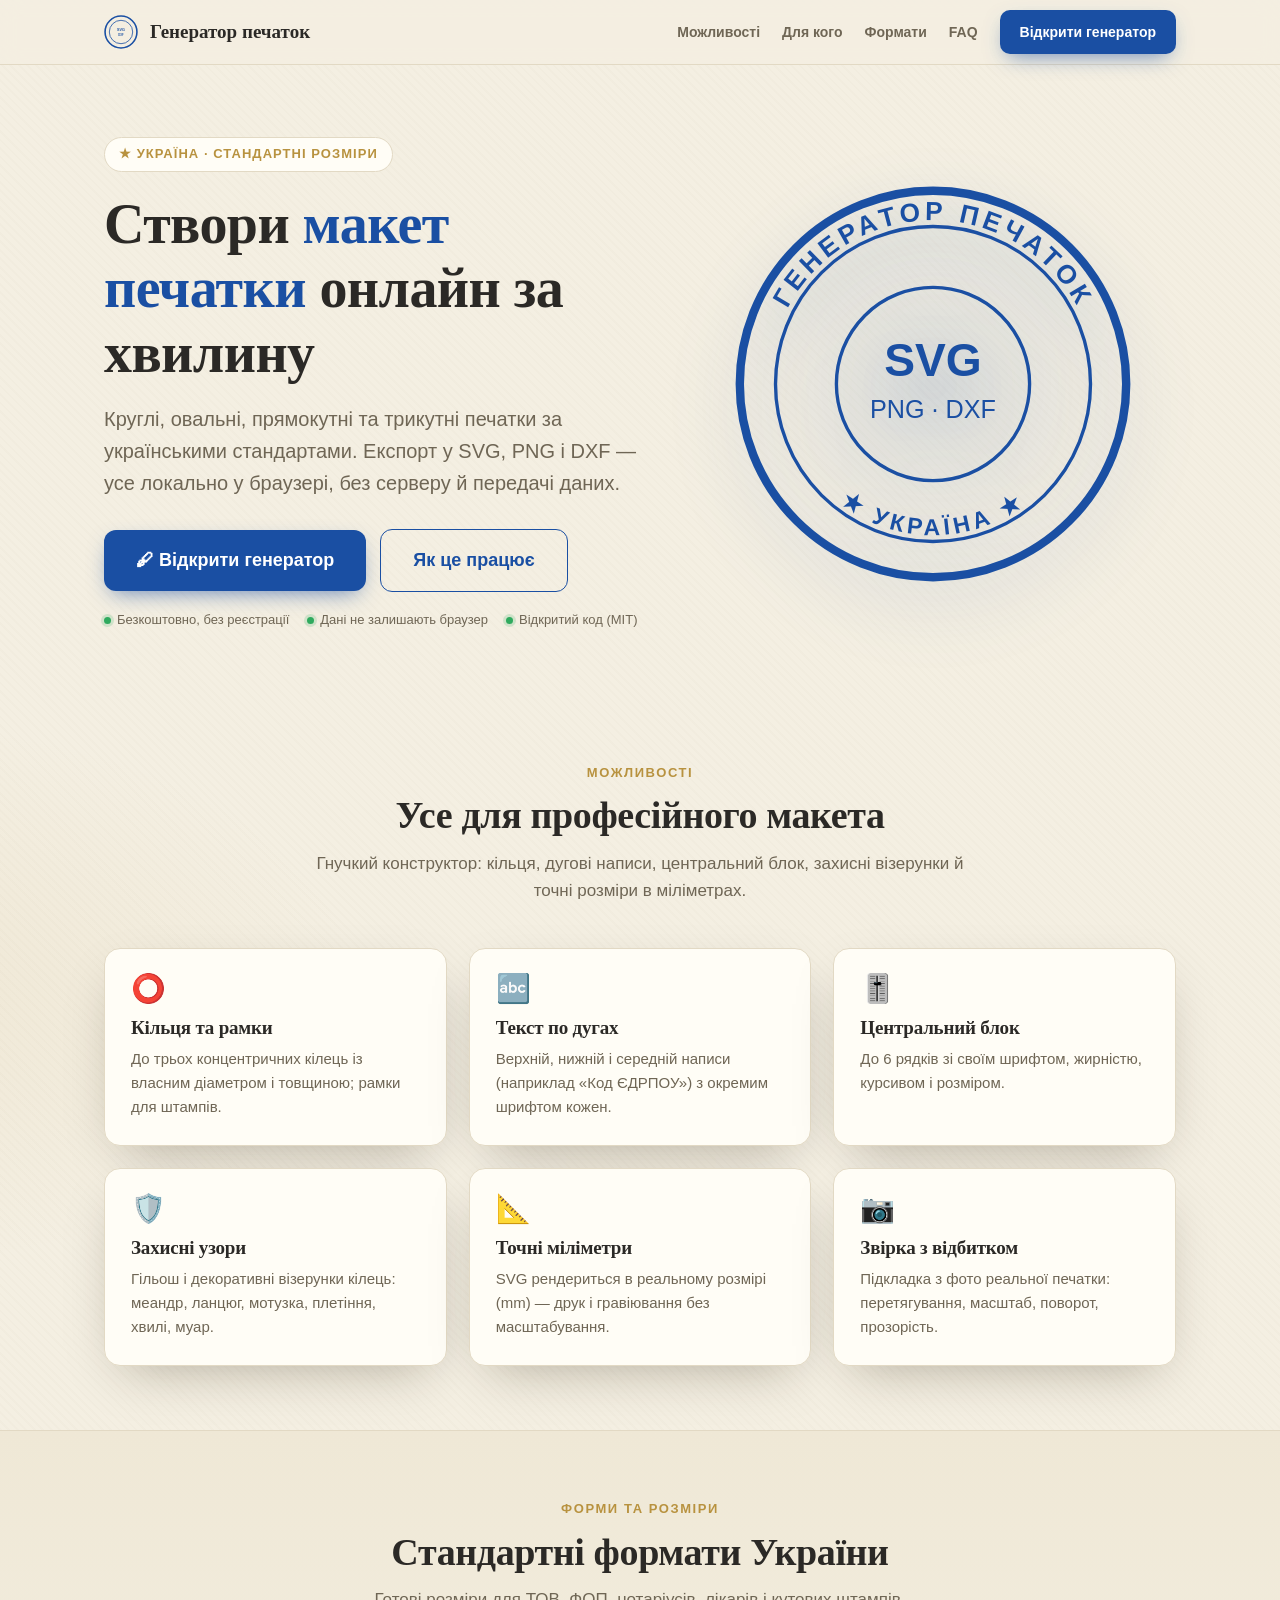
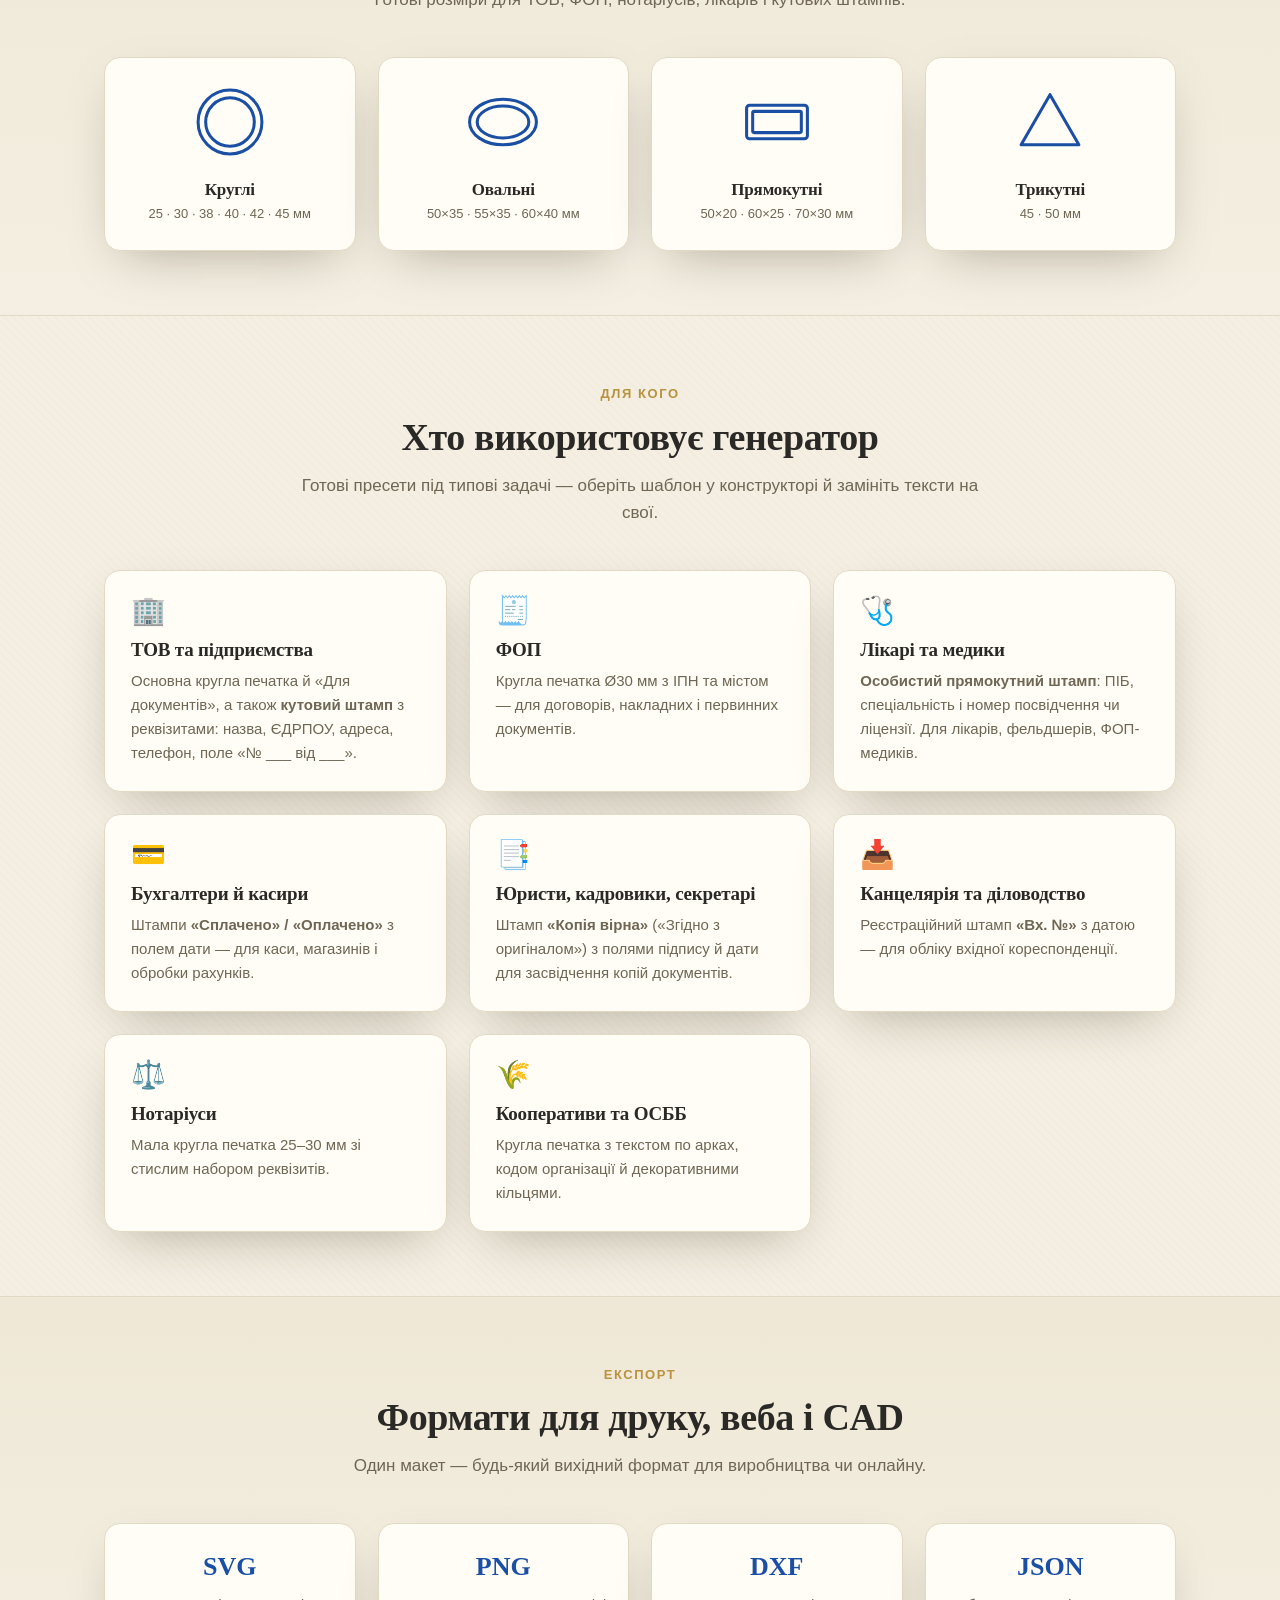
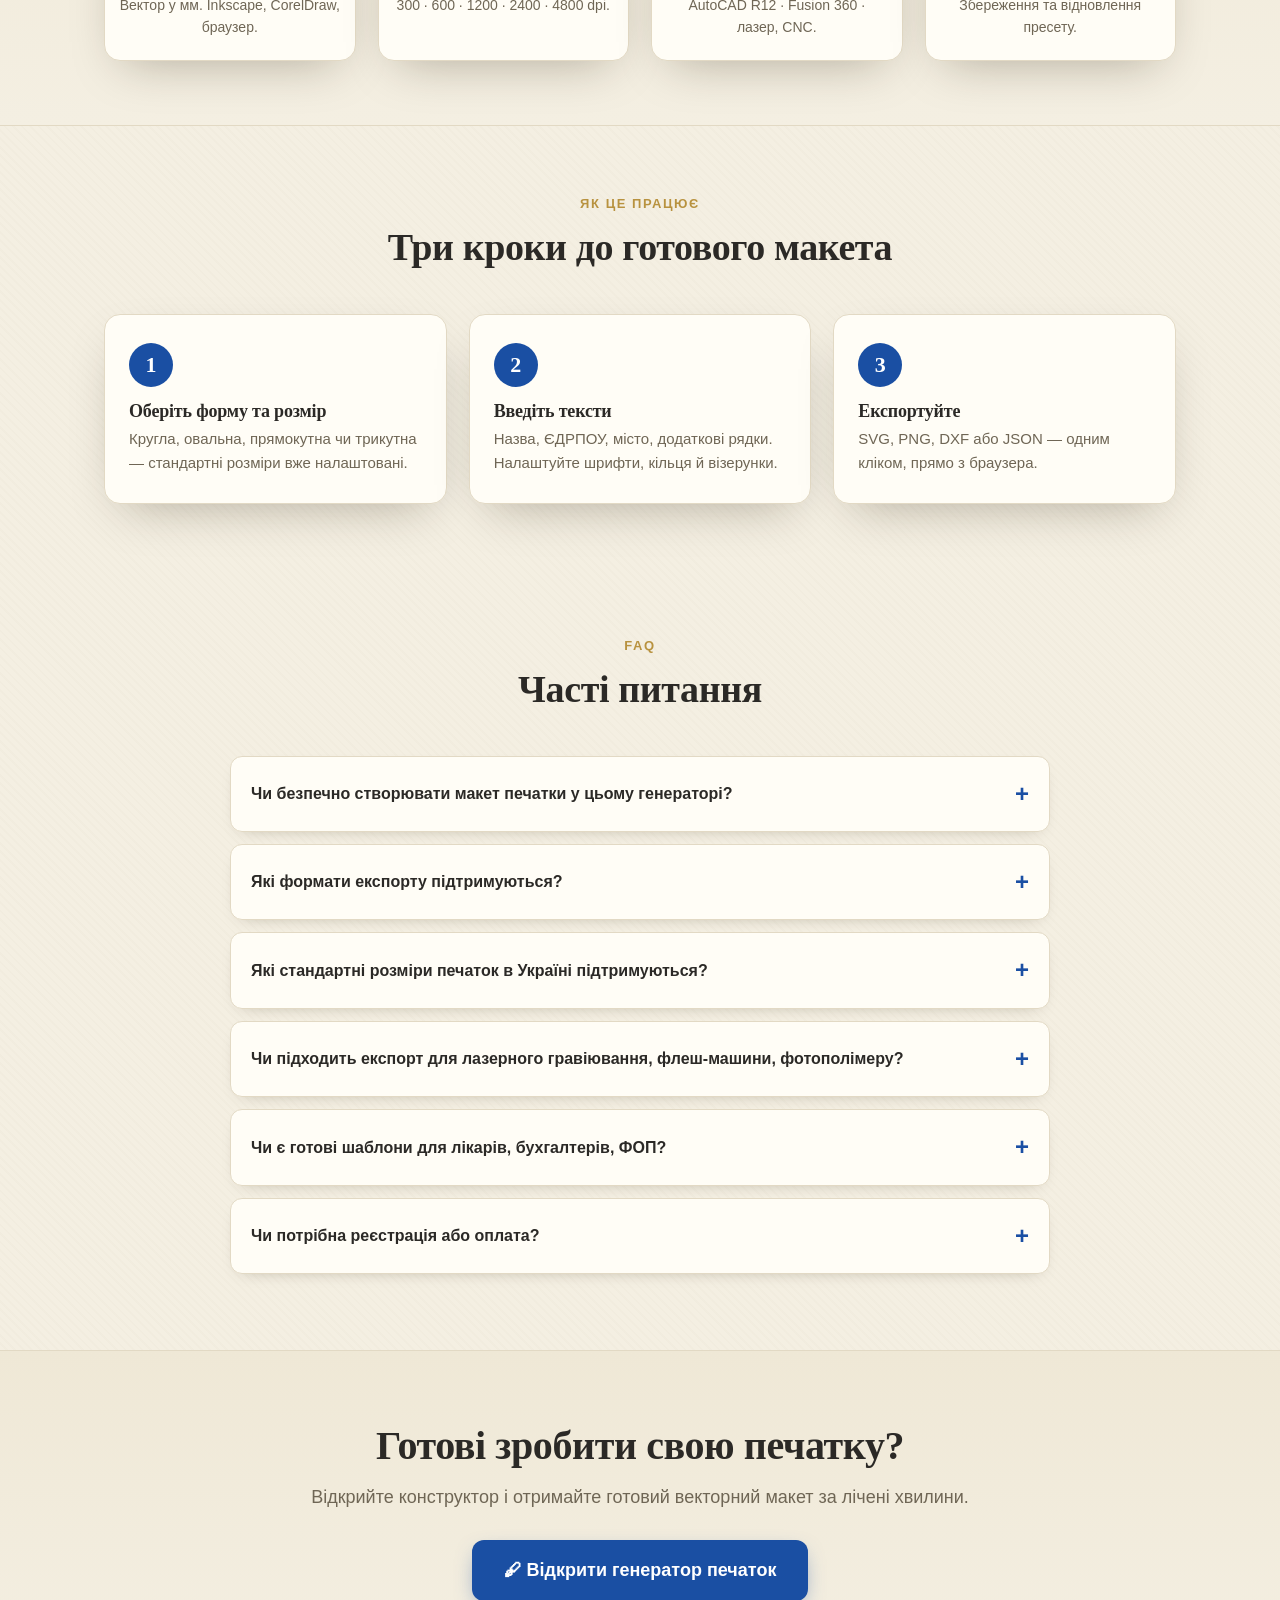
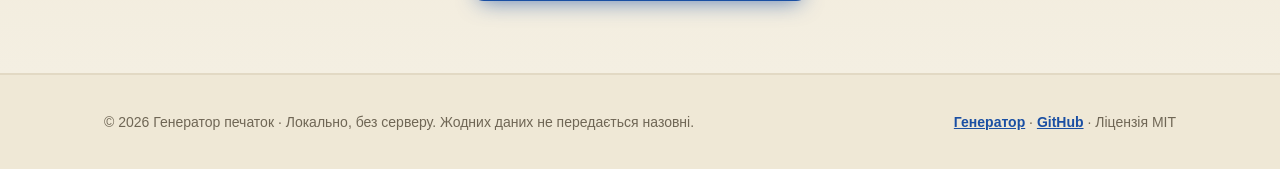
<file: index.html>
<!DOCTYPE html>
<html lang="uk">
<head>
<meta charset="UTF-8" />
<meta name="viewport" content="width=device-width, initial-scale=1.0" />
<title>Генератор печаток онлайн — Україна · SVG, PNG, DXF безкоштовно</title>
<meta name="description" content="Безкоштовний онлайн-генератор печаток і штампів за українськими стандартами: круглі, овальні, прямокутні, трикутні. Експорт у SVG, PNG до 4800 dpi, DXF для AutoCAD і Fusion 360. Усе працює локально в браузері, без серверу і без передачі даних." />
<meta name="keywords" content="генератор печаток, печатка онлайн, створити печатку, макет печатки, штамп онлайн, печатка Україна, печатка ФОП, печатка ТОВ, ЄДРПОУ, SVG печатка, DXF печатка, PNG печатка, гравіювання печатки, флеш-печатка, печатка для CNC, печатка макет безкоштовно, ukrainian stamp generator" />
<meta name="author" content="dmmat" />
<meta name="robots" content="index, follow, max-image-preview:large, max-snippet:-1, max-video-preview:-1" />
<meta name="googlebot" content="index, follow, max-image-preview:large" />
<meta name="bingbot" content="index, follow" />
<meta name="language" content="Ukrainian" />
<meta name="theme-color" content="#1a4fa3" />
<meta name="color-scheme" content="light" />
<meta name="application-name" content="Генератор печаток" />
<meta name="apple-mobile-web-app-title" content="Печатки" />
<meta name="referrer" content="strict-origin-when-cross-origin" />

<!-- AI / LLM crawler hints -->
<meta name="GPTBot" content="index, follow" />
<meta name="ClaudeBot" content="index, follow" />
<meta name="PerplexityBot" content="index, follow" />
<meta name="Google-Extended" content="index, follow" />
<meta name="Applebot-Extended" content="index, follow" />

<link rel="canonical" href="https://dmat.pp.ua/stamp/" />
<link rel="alternate" hreflang="uk" href="https://dmat.pp.ua/stamp/" />
<link rel="alternate" hreflang="x-default" href="https://dmat.pp.ua/stamp/" />

<link rel="icon" type="image/svg+xml" href="favicon.svg" />
<link rel="apple-touch-icon" href="og-image.png" />
<link rel="manifest" href="manifest.webmanifest" />

<!-- Open Graph -->
<meta property="og:type" content="website" />
<meta property="og:locale" content="uk_UA" />
<meta property="og:site_name" content="Генератор печаток · Україна" />
<meta property="og:title" content="Генератор печаток онлайн — Україна · SVG, PNG, DXF" />
<meta property="og:description" content="Створи макет печатки прямо у браузері: круглі, овальні, прямокутні, трикутні. Експорт SVG, PNG (до 4800 dpi), DXF. Локально, без серверу." />
<meta property="og:url" content="https://dmat.pp.ua/stamp/" />
<meta property="og:image" content="https://dmat.pp.ua/stamp/og-image.png" />
<meta property="og:image:secure_url" content="https://dmat.pp.ua/stamp/og-image.png" />
<meta property="og:image:type" content="image/png" />
<meta property="og:image:width" content="1200" />
<meta property="og:image:height" content="630" />
<meta property="og:image:alt" content="Превʼю згенерованої круглої печатки за стандартами України" />

<!-- Twitter / X -->
<meta name="twitter:card" content="summary_large_image" />
<meta name="twitter:title" content="Генератор печаток онлайн — Україна" />
<meta name="twitter:description" content="Створи макет печатки у браузері: SVG, PNG, DXF. Стандартні розміри. Локально, без серверу." />
<meta name="twitter:image" content="https://dmat.pp.ua/stamp/og-image.png" />
<meta name="twitter:image:alt" content="Превʼю згенерованої круглої печатки за стандартами України" />

<link rel="alternate" type="text/plain" title="llms.txt (AI-friendly summary)" href="llms.txt" />

<!-- JSON-LD -->
<script type="application/ld+json">
{
  "@context": "https://schema.org",
  "@graph": [
    {
      "@type": "WebApplication",
      "@id": "https://dmat.pp.ua/stamp/app/#webapp",
      "name": "Генератор печаток",
      "alternateName": ["Stamp Generator", "Генератор печаток Україна"],
      "url": "https://dmat.pp.ua/stamp/app/",
      "description": "Онлайн-генератор печаток і штампів за українськими стандартами. Експорт у SVG, PNG, DXF. Працює локально в браузері без серверу.",
      "applicationCategory": "DesignApplication",
      "applicationSubCategory": "VectorGraphicsEditor",
      "operatingSystem": "Any (web browser)",
      "browserRequirements": "Requires JavaScript. Requires HTML5.",
      "inLanguage": "uk",
      "isAccessibleForFree": true,
      "offers": { "@type": "Offer", "price": "0", "priceCurrency": "UAH" },
      "featureList": [
        "Круглі печатки 25, 30, 38, 40, 42, 45 мм",
        "Овальні печатки 50×35, 55×35, 60×40 мм",
        "Прямокутні штампи 50×20, 60×25, 70×30 мм",
        "Трикутні печатки 45, 50 мм",
        "Готові пресети: штамп лікаря, кутовий штамп, «Сплачено», «Копія вірна», «Вх. №», ТОВ, ФОП, нотаріус",
        "До 3 кілець з настроюваним діаметром і товщиною",
        "Декоративні візерунки кілець і захисні узори (гільош)",
        "Текст по дугах (верх, низ, середина)",
        "Експорт SVG, PNG до 4800 dpi, DXF (AutoCAD R12)",
        "Конвертація тексту у криві (opentype.js)",
        "Імпорт/експорт JSON",
        "Локальна робота без серверу"
      ],
      "screenshot": "https://dmat.pp.ua/stamp/og-image.png",
      "softwareVersion": "1.0",
      "license": "https://opensource.org/licenses/MIT",
      "author": { "@type": "Person", "name": "dmmat", "url": "https://github.com/dmmat" },
      "publisher": { "@id": "https://dmat.pp.ua/stamp/#publisher" }
    },
    {
      "@type": "Organization",
      "@id": "https://dmat.pp.ua/stamp/#publisher",
      "name": "dmmat / stamp",
      "url": "https://github.com/dmmat/stamp",
      "logo": "https://dmat.pp.ua/stamp/favicon.svg"
    },
    {
      "@type": "WebSite",
      "@id": "https://dmat.pp.ua/stamp/#website",
      "url": "https://dmat.pp.ua/stamp/",
      "name": "Генератор печаток · Україна",
      "inLanguage": "uk",
      "publisher": { "@id": "https://dmat.pp.ua/stamp/#publisher" }
    },
    {
      "@type": "BreadcrumbList",
      "itemListElement": [
        { "@type": "ListItem", "position": 1, "name": "Головна", "item": "https://dmat.pp.ua/stamp/" }
      ]
    },
    {
      "@type": "FAQPage",
      "mainEntity": [
        { "@type": "Question", "name": "Чи безпечно створювати макет печатки в цьому генераторі?", "acceptedAnswer": { "@type": "Answer", "text": "Так. Застосунок повністю клієнтський: ніякі дані не відправляються на сервер. Уся генерація відбувається у вашому браузері локально, а файл (SVG / PNG / DXF) формується на вашому пристрої." } },
        { "@type": "Question", "name": "Які формати експорту підтримуються?", "acceptedAnswer": { "@type": "Answer", "text": "SVG (векторний, у реальних міліметрах), PNG (300, 600, 1200, 2400, 4800 dpi), DXF (AutoCAD R12 ASCII для Fusion 360 / AutoCAD) і JSON для збереження налаштувань." } },
        { "@type": "Question", "name": "Які стандартні розміри печаток в Україні підтримуються?", "acceptedAnswer": { "@type": "Answer", "text": "Круглі 25, 30, 38, 40, 42, 45 мм; овальні 50×35, 55×35, 60×40 мм; прямокутні штампи 50×20, 60×25, 70×30 мм; трикутні 45 і 50 мм." } },
        { "@type": "Question", "name": "Чи потрібна реєстрація або оплата?", "acceptedAnswer": { "@type": "Answer", "text": "Ні. Сервіс безкоштовний, без реєстрації, без обмежень кількості генерацій. Код відкритий за ліцензією MIT." } },
        { "@type": "Question", "name": "Чи можна використовувати макет для виготовлення на лазері або флеш-машині?", "acceptedAnswer": { "@type": "Answer", "text": "Так. Експорт у DXF (AutoCAD R12) та SVG з конвертацією тексту в криві спеціально передбачений для CNC, лазерного гравіювання, флеш-машин і фотополімерних установок." } },
        { "@type": "Question", "name": "Чи є готові шаблони для лікарів, бухгалтерів, ФОП?", "acceptedAnswer": { "@type": "Answer", "text": "Так. Є готові пресети: особистий прямокутний штамп лікаря (ПІБ, спеціальність, № посвідчення), кутовий штамп організації з реквізитами, бухгалтерські «Сплачено» / «Оплачено», канцелярські «Копія вірна» та «Вх. №», а також круглі печатки ТОВ, ФОП і нотаріусів. Оберіть пресет і замініть тексти на свої." } }
      ]
    }
  ]
}
</script>

<link rel="stylesheet" href="landing.css" />
</head>
<body>

<header class="lp-header">
  <div class="wrap">
    <a class="brand" href="./">
      <svg viewBox="0 0 64 64" aria-hidden="true">
        <circle cx="32" cy="32" r="30" fill="none" stroke="#1a4fa3" stroke-width="3"/>
        <circle cx="32" cy="32" r="22" fill="none" stroke="#1a4fa3" stroke-width="1.5"/>
        <text x="32" y="30" text-anchor="middle" font-family="Arial" font-size="7" font-weight="bold" fill="#1a4fa3">SVG</text>
        <text x="32" y="40" text-anchor="middle" font-family="Arial" font-size="5" fill="#1a4fa3">DXF</text>
      </svg>
      Генератор печаток
    </a>
    <nav class="lp-nav">
      <a href="#features">Можливості</a>
      <a href="#use-cases">Для кого</a>
      <a href="#formats">Формати</a>
      <a href="#faq">FAQ</a>
      <a class="btn" href="app/">Відкрити генератор</a>
    </nav>
  </div>
</header>

<main>
  <!-- HERO -->
  <section class="hero">
    <div class="wrap">
      <div class="hero-copy">
        <span class="eyebrow">★ Україна · стандартні розміри</span>
        <h1>Створи <span class="accent">макет печатки</span> онлайн за хвилину</h1>
        <p class="lead">
          Круглі, овальні, прямокутні та трикутні печатки за українськими стандартами.
          Експорт у SVG, PNG і DXF — усе локально у браузері, без серверу й передачі даних.
        </p>
        <div class="hero-cta">
          <a class="btn lg" href="app/">🖋 Відкрити генератор</a>
          <a class="btn ghost lg" href="#features">Як це працює</a>
        </div>
        <div class="hero-note">
          <span><i class="dot"></i> Безкоштовно, без реєстрації</span>
          <span><i class="dot"></i> Дані не залишають браузер</span>
          <span><i class="dot"></i> Відкритий код (MIT)</span>
        </div>
      </div>

      <div class="stamp-stage">
        <svg class="hero-stamp" viewBox="0 0 200 200" role="img" aria-label="Анімована кругла печатка">
          <defs>
            <path id="ringTop" d="M 100 100 m -78 0 a 78 78 0 1 1 156 0" />
            <path id="ringBottom" d="M 100 100 m -72 0 a 72 72 0 1 0 144 0" />
          </defs>
          <circle cx="100" cy="100" r="92" fill="none" stroke="#1a4fa3" stroke-width="4"/>
          <circle cx="100" cy="100" r="75" fill="none" stroke="#1a4fa3" stroke-width="1.6"/>
          <circle cx="100" cy="100" r="46" fill="none" stroke="#1a4fa3" stroke-width="1.6"/>
          <g class="ring-text" fill="#1a4fa3" font-family="Arial, sans-serif" font-weight="bold">
            <text font-size="12.5" letter-spacing="2"><textPath href="#ringTop" startOffset="50%" text-anchor="middle">ГЕНЕРАТОР  ПЕЧАТОК</textPath></text>
            <text font-size="11" letter-spacing="2"><textPath href="#ringBottom" startOffset="50%" text-anchor="middle">★  УКРАЇНА  ★</textPath></text>
          </g>
          <text x="100" y="96" text-anchor="middle" fill="#1a4fa3" font-family="Arial, sans-serif" font-size="22" font-weight="bold">SVG</text>
          <text x="100" y="116" text-anchor="middle" fill="#1a4fa3" font-family="Arial, sans-serif" font-size="12">PNG · DXF</text>
        </svg>
      </div>
    </div>
  </section>

  <!-- FEATURES -->
  <section id="features" class="section-pad">
    <div class="wrap">
      <div class="section-head reveal">
        <span class="kicker">Можливості</span>
        <h2>Усе для професійного макета</h2>
        <p>Гнучкий конструктор: кільця, дугові написи, центральний блок, захисні візерунки й точні розміри в міліметрах.</p>
      </div>
      <div class="grid features">
        <article class="card reveal"><span class="ic">⭕</span><h3>Кільця та рамки</h3><p>До трьох концентричних кілець із власним діаметром і товщиною; рамки для штампів.</p></article>
        <article class="card reveal d1"><span class="ic">🔤</span><h3>Текст по дугах</h3><p>Верхній, нижній і середній написи (наприклад «Код ЄДРПОУ») з окремим шрифтом кожен.</p></article>
        <article class="card reveal d2"><span class="ic">🎚️</span><h3>Центральний блок</h3><p>До 6 рядків зі своїм шрифтом, жирністю, курсивом і розміром.</p></article>
        <article class="card reveal"><span class="ic">🛡️</span><h3>Захисні узори</h3><p>Гільош і декоративні візерунки кілець: меандр, ланцюг, мотузка, плетіння, хвилі, муар.</p></article>
        <article class="card reveal d1"><span class="ic">📐</span><h3>Точні міліметри</h3><p>SVG рендериться в реальному розмірі (mm) — друк і гравіювання без масштабування.</p></article>
        <article class="card reveal d2"><span class="ic">📷</span><h3>Звірка з відбитком</h3><p>Підкладка з фото реальної печатки: перетягування, масштаб, поворот, прозорість.</p></article>
      </div>
    </div>
  </section>

  <!-- SHAPES -->
  <section id="shapes" class="section-pad band">
    <div class="wrap">
      <div class="section-head reveal">
        <span class="kicker">Форми та розміри</span>
        <h2>Стандартні формати України</h2>
        <p>Готові розміри для ТОВ, ФОП, нотаріусів, лікарів і кутових штампів.</p>
      </div>
      <div class="grid shapes">
        <div class="shape-card reveal">
          <svg viewBox="0 0 100 100" fill="none" stroke="currentColor" stroke-width="4"><circle cx="50" cy="50" r="42"/><circle cx="50" cy="50" r="32"/></svg>
          <h3>Круглі</h3><p>25 · 30 · 38 · 40 · 42 · 45 мм</p>
        </div>
        <div class="shape-card reveal d1">
          <svg viewBox="0 0 100 100" fill="none" stroke="currentColor" stroke-width="4"><ellipse cx="50" cy="50" rx="44" ry="30"/><ellipse cx="50" cy="50" rx="34" ry="21"/></svg>
          <h3>Овальні</h3><p>50×35 · 55×35 · 60×40 мм</p>
        </div>
        <div class="shape-card reveal d2">
          <svg viewBox="0 0 100 100" fill="none" stroke="currentColor" stroke-width="4"><rect x="10" y="28" width="80" height="44" rx="4"/><rect x="18" y="36" width="64" height="28" rx="2"/></svg>
          <h3>Прямокутні</h3><p>50×20 · 60×25 · 70×30 мм</p>
        </div>
        <div class="shape-card reveal d3">
          <svg viewBox="0 0 100 100" fill="none" stroke="currentColor" stroke-width="4" stroke-linejoin="round"><path d="M50 14 L88 80 H12 Z"/></svg>
          <h3>Трикутні</h3><p>45 · 50 мм</p>
        </div>
      </div>
    </div>
  </section>

  <!-- USE CASES / FOR WHOM -->
  <section id="use-cases" class="section-pad">
    <div class="wrap">
      <div class="section-head reveal">
        <span class="kicker">Для кого</span>
        <h2>Хто використовує генератор</h2>
        <p>Готові пресети під типові задачі — оберіть шаблон у конструкторі й замініть тексти на свої.</p>
      </div>
      <div class="grid features">
        <article class="card reveal"><span class="ic">🏢</span><h3>ТОВ та підприємства</h3><p>Основна кругла печатка й «Для документів», а також <b>кутовий штамп</b> з реквізитами: назва, ЄДРПОУ, адреса, телефон, поле «№ ___ від ___».</p></article>
        <article class="card reveal d1"><span class="ic">🧾</span><h3>ФОП</h3><p>Кругла печатка Ø30 мм з ІПН та містом — для договорів, накладних і первинних документів.</p></article>
        <article class="card reveal d2"><span class="ic">🩺</span><h3>Лікарі та медики</h3><p><b>Особистий прямокутний штамп</b>: ПІБ, спеціальність і номер посвідчення чи ліцензії. Для лікарів, фельдшерів, ФОП-медиків.</p></article>
        <article class="card reveal"><span class="ic">💳</span><h3>Бухгалтери й касири</h3><p>Штампи <b>«Сплачено» / «Оплачено»</b> з полем дати — для каси, магазинів і обробки рахунків.</p></article>
        <article class="card reveal d1"><span class="ic">📑</span><h3>Юристи, кадровики, секретарі</h3><p>Штамп <b>«Копія вірна»</b> («Згідно з оригіналом») з полями підпису й дати для засвідчення копій документів.</p></article>
        <article class="card reveal d2"><span class="ic">📥</span><h3>Канцелярія та діловодство</h3><p>Реєстраційний штамп <b>«Вх. №»</b> з датою — для обліку вхідної кореспонденції.</p></article>
        <article class="card reveal"><span class="ic">⚖️</span><h3>Нотаріуси</h3><p>Мала кругла печатка 25–30 мм зі стислим набором реквізитів.</p></article>
        <article class="card reveal d1"><span class="ic">🌾</span><h3>Кооперативи та ОСББ</h3><p>Кругла печатка з текстом по арках, кодом організації й декоративними кільцями.</p></article>
      </div>
    </div>
  </section>

  <!-- FORMATS -->
  <section id="formats" class="section-pad band">
    <div class="wrap">
      <div class="section-head reveal">
        <span class="kicker">Експорт</span>
        <h2>Формати для друку, веба і CAD</h2>
        <p>Один макет — будь-який вихідний формат для виробництва чи онлайну.</p>
      </div>
      <div class="grid formats">
        <div class="fmt card reveal"><div class="tag">SVG</div><p>Вектор у мм. Inkscape, CorelDraw, браузер.</p></div>
        <div class="fmt card reveal d1"><div class="tag">PNG</div><p>300 · 600 · 1200 · 2400 · 4800 dpi.</p></div>
        <div class="fmt card reveal d2"><div class="tag">DXF</div><p>AutoCAD R12 · Fusion 360 · лазер, CNC.</p></div>
        <div class="fmt card reveal d3"><div class="tag">JSON</div><p>Збереження та відновлення пресету.</p></div>
      </div>
    </div>
  </section>

  <!-- STEPS -->
  <section class="section-pad">
    <div class="wrap">
      <div class="section-head reveal">
        <span class="kicker">Як це працює</span>
        <h2>Три кроки до готового макета</h2>
      </div>
      <div class="grid steps">
        <div class="step reveal"><h3>Оберіть форму та розмір</h3><p>Кругла, овальна, прямокутна чи трикутна — стандартні розміри вже налаштовані.</p></div>
        <div class="step reveal d1"><h3>Введіть тексти</h3><p>Назва, ЄДРПОУ, місто, додаткові рядки. Налаштуйте шрифти, кільця й візерунки.</p></div>
        <div class="step reveal d2"><h3>Експортуйте</h3><p>SVG, PNG, DXF або JSON — одним кліком, прямо з браузера.</p></div>
      </div>
    </div>
  </section>

  <!-- FAQ -->
  <section id="faq" class="section-pad">
    <div class="wrap">
      <div class="section-head reveal">
        <span class="kicker">FAQ</span>
        <h2>Часті питання</h2>
      </div>
      <div class="faq reveal">
        <details>
          <summary>Чи безпечно створювати макет печатки у цьому генераторі?</summary>
          <p>Так. Застосунок повністю клієнтський: нічого не відправляється на сервер, генерація відбувається у вашому браузері, а файл (SVG / PNG / DXF) формується на вашому пристрої.</p>
        </details>
        <details>
          <summary>Які формати експорту підтримуються?</summary>
          <p>SVG (у реальних міліметрах), PNG (300, 600, 1200, 2400, 4800 dpi), DXF (AutoCAD R12 ASCII для Fusion 360 / AutoCAD) і JSON для збереження налаштувань.</p>
        </details>
        <details>
          <summary>Які стандартні розміри печаток в Україні підтримуються?</summary>
          <p>Круглі 25, 30, 38, 40, 42, 45 мм; овальні 50×35, 55×35, 60×40 мм; прямокутні штампи 50×20, 60×25, 70×30 мм; трикутні 45 і 50 мм.</p>
        </details>
        <details>
          <summary>Чи підходить експорт для лазерного гравіювання, флеш-машини, фотополімеру?</summary>
          <p>Так. Окрім SVG є експорт у DXF (AutoCAD R12 ASCII) і опція «Текст → криві», які покривають типові вимоги CNC, лазерів і флеш-обладнання.</p>
        </details>
        <details>
          <summary>Чи є готові шаблони для лікарів, бухгалтерів, ФОП?</summary>
          <p>Так. У конструкторі є готові пресети: особистий прямокутний штамп лікаря (ПІБ, спеціальність, № посвідчення), кутовий штамп організації з реквізитами, бухгалтерські «Сплачено» / «Оплачено», канцелярські «Копія вірна» та «Вх. №», а також круглі печатки ТОВ, ФОП і нотаріусів. Оберіть пресет і замініть тексти на свої.</p>
        </details>
        <details>
          <summary>Чи потрібна реєстрація або оплата?</summary>
          <p>Ні. Сервіс безкоштовний, без реєстрації, без обмежень. Вихідний код відкритий за ліцензією MIT.</p>
        </details>
      </div>
    </div>
  </section>

  <!-- FINAL CTA -->
  <section class="cta-band band">
    <div class="wrap reveal">
      <h2>Готові зробити свою печатку?</h2>
      <p>Відкрийте конструктор і отримайте готовий векторний макет за лічені хвилини.</p>
      <a class="btn lg" href="app/">🖋 Відкрити генератор печаток</a>
    </div>
  </section>
</main>

<footer class="lp-footer">
  <div class="wrap">
    <p>© <span id="year">2026</span> Генератор печаток · Локально, без серверу. Жодних даних не передається назовні.</p>
    <p><a href="app/">Генератор</a> · <a href="https://github.com/dmmat/stamp" rel="noopener">GitHub</a> · Ліцензія MIT</p>
  </div>
</footer>

<script>
  document.getElementById("year").textContent = new Date().getFullYear();
  (function () {
    var els = document.querySelectorAll(".reveal");
    if (!("IntersectionObserver" in window)) { els.forEach(function (e) { e.classList.add("in"); }); return; }
    var io = new IntersectionObserver(function (entries) {
      entries.forEach(function (e) { if (e.isIntersecting) { e.target.classList.add("in"); io.unobserve(e.target); } });
    }, { threshold: 0.12 });
    els.forEach(function (e) { io.observe(e); });
  })();
</script>
</body>
</html>
</file>
<file: landing.css>
/* ===== Landing · преміальний паперовий стиль ===== */
:root {
  --paper: #f4efe2;
  --paper-2: #efe8d6;
  --card: #fffdf6;
  --ink: #1a4fa3;
  --ink-deep: #143d80;
  --gold: #b8923f;
  --text: #2b2926;
  --muted: #6f6655;
  --line: #e2d9c4;
  --shadow: 0 18px 50px -20px rgba(40, 30, 10, 0.35);
  --radius: 16px;
  --maxw: 1120px;
}

* { box-sizing: border-box; }
html { scroll-behavior: smooth; }
body {
  margin: 0;
  font-family: -apple-system, BlinkMacSystemFont, "Segoe UI", Roboto, "PT Sans", sans-serif;
  color: var(--text);
  background:
    radial-gradient(1200px 600px at 80% -10%, rgba(26, 79, 163, 0.07), transparent 60%),
    radial-gradient(900px 500px at -10% 20%, rgba(184, 146, 63, 0.08), transparent 55%),
    repeating-linear-gradient(45deg, rgba(120, 100, 60, 0.018) 0 2px, transparent 2px 6px),
    var(--paper);
  line-height: 1.6;
  -webkit-font-smoothing: antialiased;
  overflow-x: hidden;
}
h1, h2, h3 { font-family: Georgia, "PT Serif", "Times New Roman", serif; line-height: 1.15; letter-spacing: -0.01em; }
a { color: var(--ink); }
.wrap { max-width: var(--maxw); margin: 0 auto; padding: 0 24px; }

/* ===== Header ===== */
.lp-header {
  position: sticky; top: 0; z-index: 50;
  backdrop-filter: saturate(1.3) blur(10px);
  background: rgba(244, 239, 226, 0.78);
  border-bottom: 1px solid var(--line);
}
.lp-header .wrap { display: flex; align-items: center; justify-content: space-between; height: 64px; }
.brand { display: flex; align-items: center; gap: 12px; font-family: Georgia, serif; font-weight: 700; font-size: 19px; color: var(--text); text-decoration: none; }
.brand svg { width: 34px; height: 34px; }
.lp-nav { display: flex; align-items: center; gap: 22px; }
.lp-nav a { text-decoration: none; color: var(--muted); font-size: 14px; font-weight: 600; transition: color .15s; }
.lp-nav a:hover { color: var(--ink); }
.btn {
  display: inline-flex; align-items: center; gap: 8px;
  background: var(--ink); color: #fff; text-decoration: none;
  font-weight: 700; padding: 11px 20px; border-radius: 10px;
  box-shadow: 0 8px 22px -8px rgba(26, 79, 163, .7);
  transition: transform .12s ease, background .15s, box-shadow .15s;
  border: none; cursor: pointer; font-size: 15px;
}
.btn:hover { background: var(--ink-deep); transform: translateY(-2px); box-shadow: 0 12px 28px -8px rgba(26, 79, 163, .8); }
.btn:active { transform: translateY(0); }
.btn.ghost { background: transparent; color: var(--ink); box-shadow: none; border: 1.5px solid var(--ink); }
.btn.ghost:hover { background: rgba(26, 79, 163, .08); }
.btn.lg { font-size: 18px; padding: 16px 32px; border-radius: 12px; }
.lp-nav .btn { color: #fff; }

/* ===== Hero ===== */
.hero { position: relative; padding: 72px 0 64px; }
.hero .wrap { display: grid; grid-template-columns: 1.05fr .95fr; gap: 48px; align-items: center; }
.hero .eyebrow {
  display: inline-flex; align-items: center; gap: 8px;
  font-size: 13px; font-weight: 700; letter-spacing: .08em; text-transform: uppercase;
  color: var(--gold); border: 1px solid var(--line); background: var(--card);
  padding: 6px 14px; border-radius: 999px; margin-bottom: 20px;
}
.hero h1 { font-size: clamp(34px, 5vw, 56px); margin: 0 0 18px; }
.hero h1 .accent { color: var(--ink); }
.hero p.lead { font-size: clamp(16px, 2.2vw, 20px); color: var(--muted); margin: 0 0 30px; max-width: 540px; }
.hero-cta { display: flex; gap: 14px; flex-wrap: wrap; align-items: center; }
.hero-note { margin-top: 18px; font-size: 13px; color: var(--muted); display: flex; gap: 18px; flex-wrap: wrap; }
.hero-note span { display: inline-flex; align-items: center; gap: 6px; }
.hero-note .dot { width: 7px; height: 7px; border-radius: 50%; background: #2faa5e; box-shadow: 0 0 0 3px rgba(47,170,94,.18); }

/* Hero stamp */
.stamp-stage { display: flex; justify-content: center; align-items: center; position: relative; }
.stamp-stage::before {
  content: ""; position: absolute; width: 78%; aspect-ratio: 1; border-radius: 50%;
  background: radial-gradient(circle, rgba(26,79,163,.10), transparent 70%);
  filter: blur(8px);
}
.hero-stamp {
  width: min(420px, 80vw); aspect-ratio: 1; position: relative;
  animation: stampIn 1s cubic-bezier(.2,.8,.2,1) both, floaty 6s ease-in-out 1s infinite;
  filter: drop-shadow(0 24px 30px rgba(26,79,163,.28));
}
.hero-stamp .ring-text { animation: spin 40s linear infinite; transform-origin: 50% 50%; }
@keyframes spin { to { transform: rotate(360deg); } }
@keyframes floaty { 0%,100% { transform: translateY(0) rotate(-1.5deg); } 50% { transform: translateY(-12px) rotate(1.5deg); } }
@keyframes stampIn { 0% { opacity: 0; transform: scale(1.7) rotate(-12deg); } 60% { opacity: 1; } 100% { opacity: 1; transform: scale(1) rotate(0); } }

/* ===== Section base ===== */
section { position: relative; }
.section-pad { padding: 64px 0; }
.section-head { text-align: center; max-width: 680px; margin: 0 auto 44px; }
.section-head .kicker { color: var(--gold); font-weight: 700; letter-spacing: .12em; text-transform: uppercase; font-size: 13px; }
.section-head h2 { font-size: clamp(26px, 3.4vw, 38px); margin: 10px 0 12px; }
.section-head p { color: var(--muted); font-size: 17px; margin: 0; }

/* Reveal animation */
.reveal { opacity: 0; transform: translateY(28px); transition: opacity .7s ease, transform .7s cubic-bezier(.2,.8,.2,1); }
.reveal.in { opacity: 1; transform: none; }
.reveal.d1 { transition-delay: .08s; }
.reveal.d2 { transition-delay: .16s; }
.reveal.d3 { transition-delay: .24s; }

/* ===== Features grid ===== */
.grid { display: grid; gap: 22px; }
.features { grid-template-columns: repeat(3, 1fr); }
.card {
  background: var(--card); border: 1px solid var(--line); border-radius: var(--radius);
  padding: 26px; box-shadow: var(--shadow);
  transition: transform .2s ease, box-shadow .2s ease;
}
.card:hover { transform: translateY(-4px); box-shadow: 0 24px 60px -24px rgba(40,30,10,.45); }
.card .ic { font-size: 28px; line-height: 1; margin-bottom: 14px; display: block; }
.card h3 { margin: 0 0 8px; font-size: 19px; }
.card p { margin: 0; color: var(--muted); font-size: 15px; }

/* ===== Shapes showcase ===== */
.shapes { grid-template-columns: repeat(4, 1fr); text-align: center; }
.shape-card { background: var(--card); border: 1px solid var(--line); border-radius: var(--radius); padding: 26px 16px; box-shadow: var(--shadow); }
.shape-card svg { width: 76px; height: 76px; color: var(--ink); margin-bottom: 12px; }
.shape-card h3 { margin: 0 0 4px; font-size: 17px; }
.shape-card p { margin: 0; font-size: 13px; color: var(--muted); }

/* ===== Formats / band ===== */
.band { background: linear-gradient(180deg, var(--paper-2), var(--paper)); border-top: 1px solid var(--line); border-bottom: 1px solid var(--line); }
.formats { grid-template-columns: repeat(4, 1fr); }
.fmt { text-align: center; padding: 22px 14px; }
.fmt .tag { font-family: Georgia, serif; font-weight: 700; font-size: 26px; color: var(--ink); }
.fmt p { margin: 6px 0 0; font-size: 14px; color: var(--muted); }

/* ===== Steps ===== */
.steps { grid-template-columns: repeat(3, 1fr); counter-reset: step; }
.step { background: var(--card); border: 1px solid var(--line); border-radius: var(--radius); padding: 28px 24px; box-shadow: var(--shadow); position: relative; }
.step::before {
  counter-increment: step; content: counter(step);
  font-family: Georgia, serif; font-weight: 700; font-size: 22px;
  width: 44px; height: 44px; border-radius: 50%; display: grid; place-items: center;
  background: var(--ink); color: #fff; margin-bottom: 14px;
}
.step h3 { margin: 0 0 6px; font-size: 18px; }
.step p { margin: 0; color: var(--muted); font-size: 15px; }

/* ===== FAQ ===== */
.faq { max-width: 820px; margin: 0 auto; }
.faq details {
  background: var(--card); border: 1px solid var(--line); border-radius: 12px;
  padding: 4px 20px; margin-bottom: 12px; box-shadow: 0 6px 18px -12px rgba(40,30,10,.4);
}
.faq summary {
  cursor: pointer; font-weight: 700; font-size: 16px; padding: 14px 0;
  list-style: none; display: flex; justify-content: space-between; align-items: center; gap: 16px;
}
.faq summary::-webkit-details-marker { display: none; }
.faq summary::after { content: "+"; font-size: 24px; color: var(--ink); transition: transform .2s; }
.faq details[open] summary::after { transform: rotate(45deg); }
.faq details p { margin: 0 0 16px; color: var(--muted); }

/* ===== Final CTA ===== */
.cta-band { text-align: center; padding: 72px 0; }
.cta-band h2 { font-size: clamp(28px, 3.6vw, 40px); margin: 0 0 14px; }
.cta-band p { color: var(--muted); font-size: 18px; margin: 0 0 28px; }

/* ===== Footer ===== */
.lp-footer { border-top: 1px solid var(--line); background: var(--paper-2); padding: 36px 0; }
.lp-footer .wrap { display: flex; justify-content: space-between; align-items: center; gap: 16px; flex-wrap: wrap; }
.lp-footer p { margin: 0; font-size: 14px; color: var(--muted); }
.lp-footer a { font-weight: 600; }

/* ===== Responsive ===== */
@media (max-width: 920px) {
  .hero .wrap { grid-template-columns: 1fr; text-align: center; }
  .hero-cta, .hero-note { justify-content: center; }
  .hero p.lead { margin-left: auto; margin-right: auto; }
  .stamp-stage { order: -1; margin-bottom: 8px; }
  .features { grid-template-columns: 1fr; }
  .shapes, .formats { grid-template-columns: repeat(2, 1fr); }
  .steps { grid-template-columns: 1fr; }
}
@media (max-width: 540px) {
  .lp-nav a:not(.btn) { display: none; }
  .shapes, .formats { grid-template-columns: 1fr; }
}
@media (prefers-reduced-motion: reduce) {
  .hero-stamp, .hero-stamp .ring-text { animation: none; }
  .reveal { transition: none; opacity: 1; transform: none; }
  html { scroll-behavior: auto; }
}
</file>
